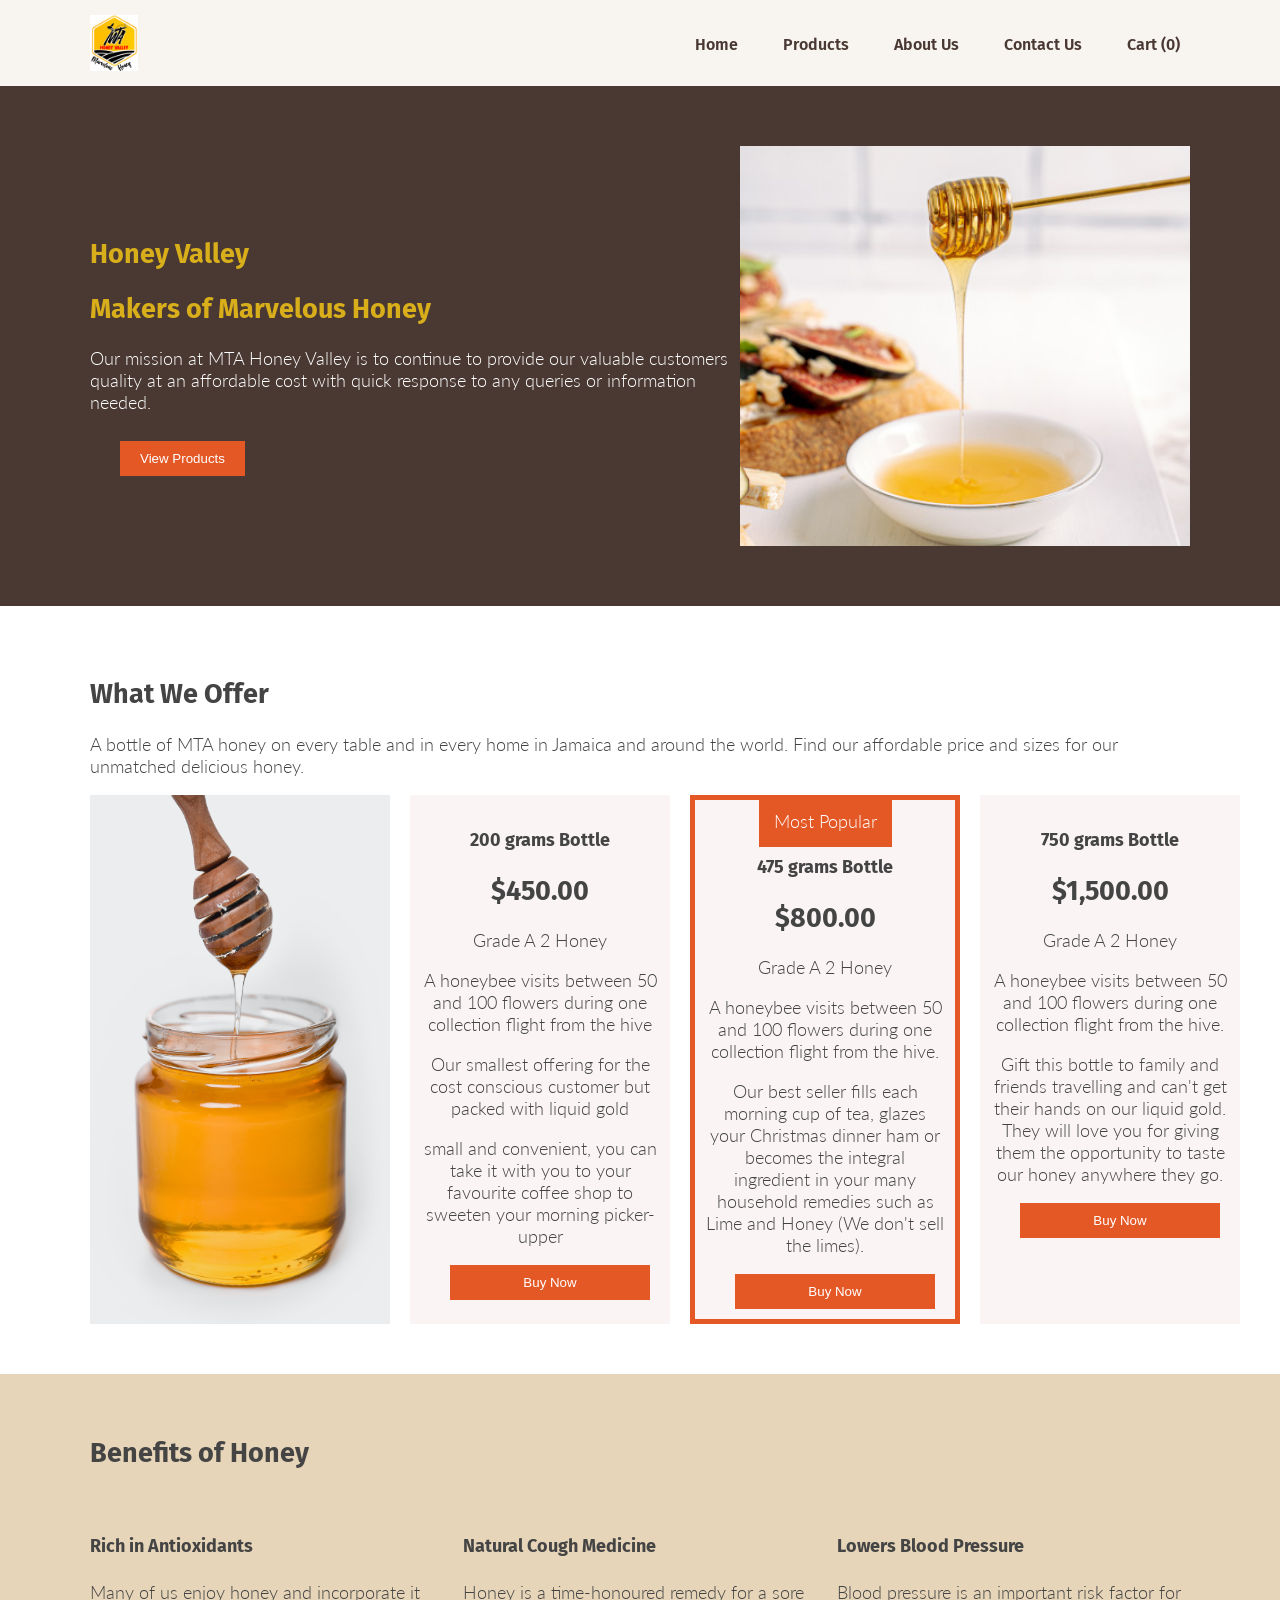
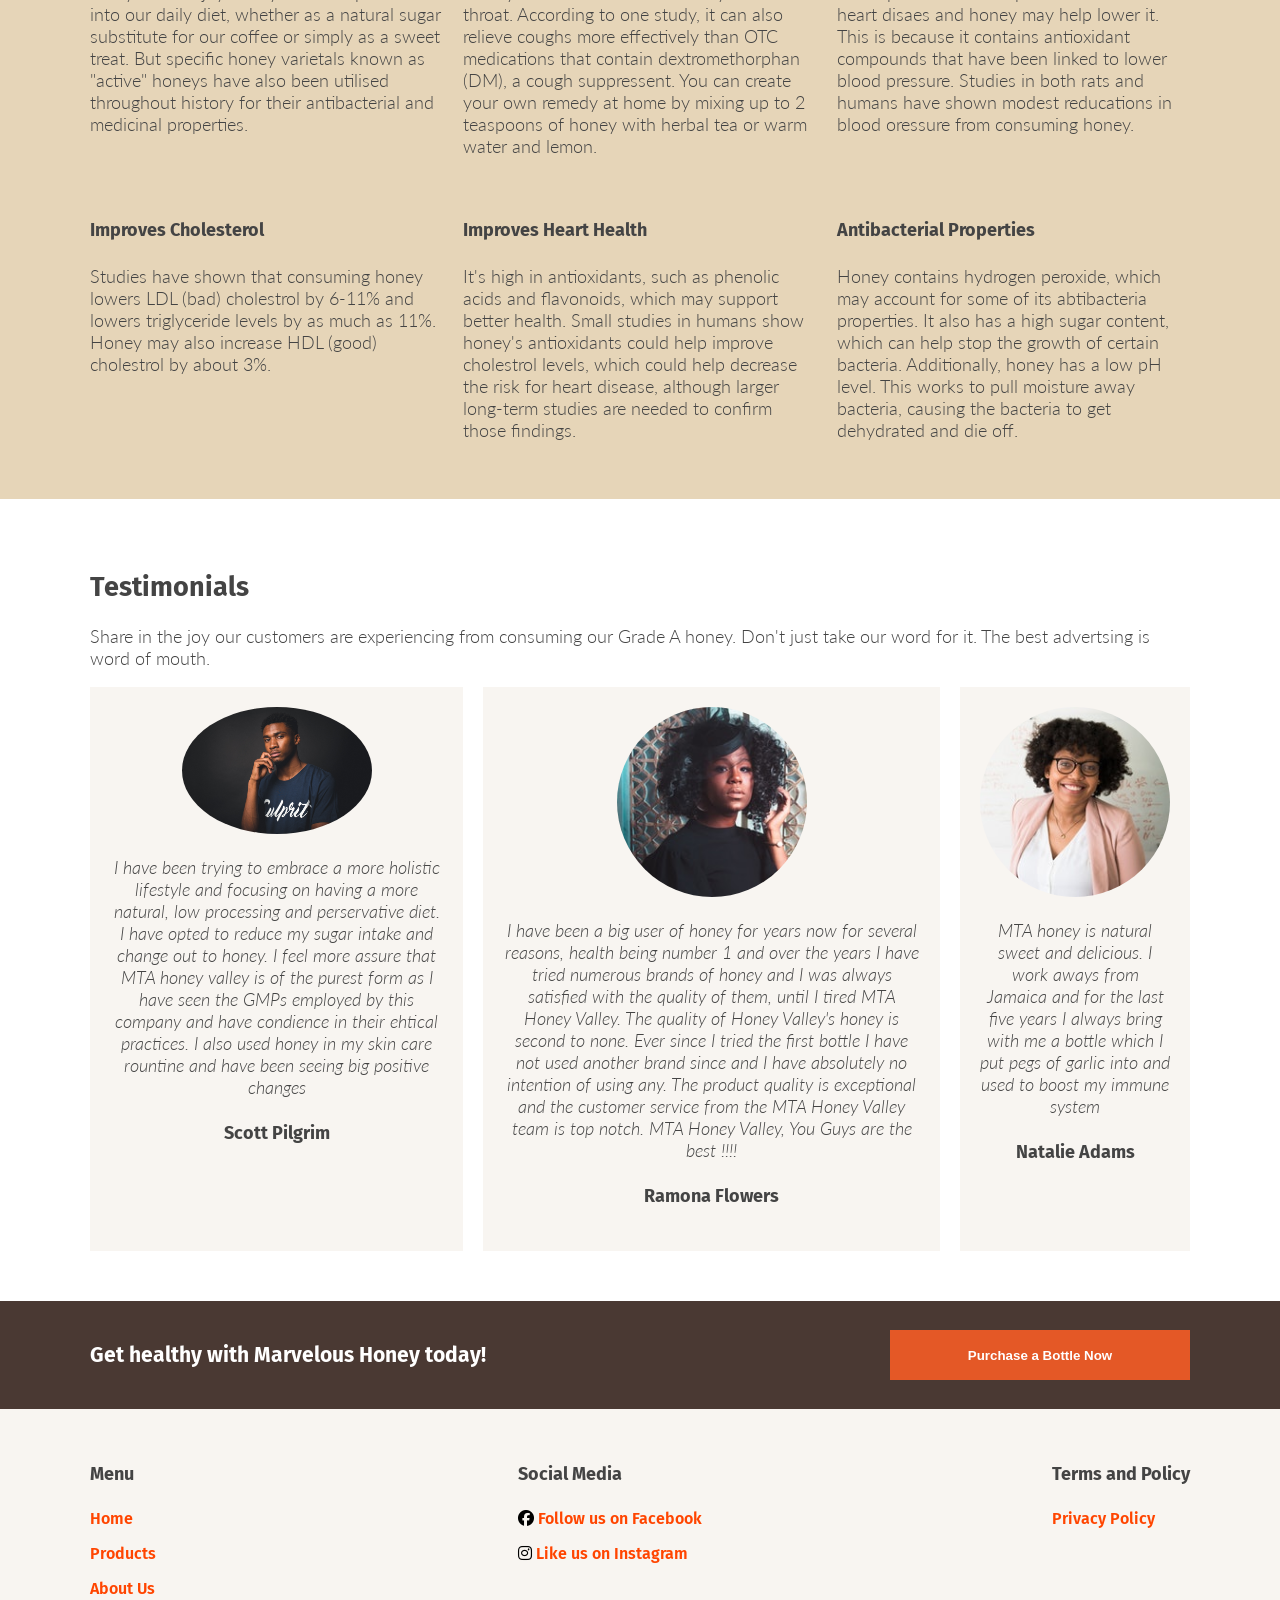
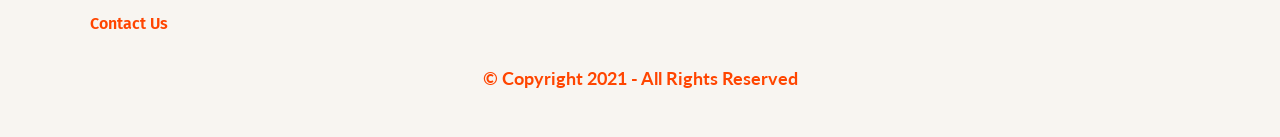
<file: index.html>
<!DOCTYPE html>
<html lang="en">
<head>
<meta charset="UTF-8">
<meta name="viewport" content="width=device-width, initial-scale=1.0">
<title>Honey Valley</title>

<!-- Google Fonts -->
<link href="https://fonts.googleapis.com/css2?family=Lato:wght@300&family=Fira+Sans:wght@600;700&display=swap" rel="stylesheet">

<!-- FontAwesome -->
<link rel="stylesheet" href="https://cdnjs.cloudflare.com/ajax/libs/font-awesome/6.5.0/css/all.min.css">

<link rel="stylesheet" href="style.CSS">
</head>

<body>

<!-- HEADER -->
<header>
  <div class="container nav">
    <img src="logo.png" class="logo">

    <nav>
      <a href="#">Home</a>
      <a href="#">Products</a>
      <a href="#">About Us</a>
      <a href="#">Contact Us</a>
      <a href="#">Cart (0)</a>
    </nav>
  </div>
</header>

<!-- Title -->
<section class="Title">
  <div class="container Title-content">
    <div class="Title-text">
      <h1 style="color:#d8af1b;">Honey Valley</h1>
      <h1 style="color:#d8af1b;">Makers of Marvelous Honey</h1>
      <p>Our mission at MTA Honey Valley is to continue to provide our valuable customers quality at an affordable cost with quick response to any queries or information needed.</p>
      <nav>
        <a href="#"> <button>View Products</button> </a> 
    </nav>
    </div>

    <div class="Title-img">
      <img src="intro.jpg">
    </div>
  </div>
</section>

<!-- WHAT WE OFFER -->
<section class="offers">
  <div class="container">
    <h2>What We Offer</h2>
    <p> A bottle of MTA honey on every table and in every home in Jamaica and around the world. Find our affordable price and sizes for our unmatched delicious honey. </p>

    <div class="offer-grid">
<img src="product.jpg"
width="300">
      <div class="product"> 
        <h4>200 grams Bottle</h4>
        <h2>$450.00</h2>
        <p> Grade A 2 Honey</p>
        <p>A honeybee visits between 50 and 100 flowers during one collection flight from the hive</p>
        <p> Our smallest offering for the cost conscious customer but packed with liquid gold </p>
        <p> small and convenient, you can take it with you to your favourite coffee shop to sweeten your morning picker-upper</p>
        <nav>
       <a href="#"> <button>Buy Now</button></a>
    </nav>
      </div>

      <div class="product highlight">
        <span class="badge">Most Popular</span>
        <h4>475 grams Bottle</h4>
        <h2>$800.00</h2>
        <p>Grade A 2 Honey</p>
        <p> A honeybee visits between 50 and 100 flowers during one collection flight from the hive.</p>
        <p> Our best seller fills each morning cup of tea, glazes your Christmas dinner ham or becomes the integral ingredient in your many household remedies such as Lime and Honey (We don't sell the limes).</p>
        <nav>
       <a href="#"><button>Buy Now</button></a> 
    </nav>
      </div>

      <div class="product">
        <h4>750 grams Bottle</h4>
        <h2>$1,500.00</h2>
        <p>Grade A 2 Honey</p>
        <p> A honeybee visits between 50 and 100 flowers during one collection flight from the hive.</p>
        <p> Gift this bottle to family and friends travelling and can't get their hands on our liquid gold. They will love you for giving them the opportunity to taste our honey anywhere they go.</p>
        <nav>
        <a href="#"> <button>Buy Now</button></a>
    </nav>
      </div>

    </div>
  </div>
</section>

<!-- BENEFITS -->
<section class="benefits">
  <div class="container grid-3">
<h1> Benefits of Honey</h1>
<p></p>
<p></p>
    <div>
      <h4>Rich in Antioxidants</h4>
      <p>Many of us enjoy honey and incorporate it into our daily diet, whether as a natural sugar substitute for our coffee or simply as a sweet treat. But specific honey varietals known as "active" honeys have also been utilised throughout history for their antibacterial and medicinal properties.</p>
    </div>

    <div>
      <h4>Natural Cough Medicine</h4>
      <p>Honey is a time-honoured remedy for a sore throat. According to one study, it can also relieve coughs more effectively than OTC medications that contain dextromethorphan (DM), a cough suppressent. You can create your own remedy at home by mixing up to 2 teaspoons of honey with herbal tea or warm water and lemon.</p>
    </div>

    <div>
      <h4>Lowers Blood Pressure</h4>
      <p>Blood pressure is an important risk factor for heart disaes and honey may help lower it. This is because it contains antioxidant compounds that have been linked to lower blood pressure. Studies in both rats and humans have shown modest reducations in blood oressure from consuming honey.</p>
    </div>

    <div>
      <h4>Improves Cholesterol</h4>
      <p>Studies have shown that consuming honey lowers LDL (bad) cholestrol by 6-11% and lowers triglyceride levels by as much as 11%. Honey may also increase HDL (good) cholestrol by about 3%.</p>
    </div>

    <div>
      <h4>Improves Heart Health</h4>
      <p>It's high in antioxidants, such as phenolic acids and flavonoids, which may support better health. Small studies in humans show honey's antioxidants could help improve cholestrol levels, which could help decrease the risk for heart disease, although larger long-term studies are needed to confirm those findings.</p>
    </div>

    <div>
      <h4>Antibacterial Properties</h4>
      <p>Honey contains hydrogen peroxide, which may account for some of its abtibacteria properties. It also has a high sugar content, which can help stop the growth of certain bacteria. Additionally, honey has a low pH level. This works to pull moisture away bacteria, causing the bacteria to get dehydrated and die off.</p>
    </div>

  </div>
</section>

<!-- TESTIMONIALS -->
<section class="testimonials">
  <div class="container">
    <h2>Testimonials</h2>
    <p></p>
    <p> Share in the joy our customers are experiencing from consuming our Grade A honey. Don't just take our word for it. The best advertsing is word of mouth. </p>

    <div class="testimonial-grid">

      <div class="testimonial">
        <img src="headshot.jpg">
        <i><p>I have been trying to embrace a more holistic lifestyle and focusing on having a more natural, low processing and perservative diet. I have opted to reduce my sugar intake and change out to honey. I feel more assure that MTA honey valley is of the purest form as I have seen the GMPs employed by this company and have condience in their ehtical practices. I also used honey in my skin care rountine and have been seeing big positive changes</p> </i>
        <h4>Scott Pilgrim</h4>
      </div>

      <div class="testimonial">
        <img src="headshot-2.jpg">
        <i><p>I have been a big user of honey for years now for several reasons, health being number 1 and over the years I have tried numerous brands of honey and I was always satisfied with the quality of them, until I tired MTA Honey Valley. The quality of Honey Valley's honey is second to none. Ever since I tried the first bottle I have not used another brand since and I have absolutely no intention of using any. The product quality is exceptional and the customer service from the MTA Honey Valley team is top notch. MTA Honey Valley, You Guys are the best !!!!</p></i>
        <h4>Ramona Flowers</h4>
      </div>

      <div class="testimonial">
        <img src="headshot-3.jpg">
        <i><p>MTA honey is natural sweet and delicious. I work aways from Jamaica and for the last five years I always bring with me a bottle which I put pegs of garlic into and used to boost my immune system</p></i>
        <h4>Natalie Adams</h4>
      </div>

    </div>
  </div>
</section>

<!-- Purchase -->
<section class="cta">
  <div class="container cta-flex">
    <h3>Get healthy with Marvelous Honey today!</h3>
    <a href="#"> <button>Purchase a Bottle Now</button></a>
  </div>
</section>

<!-- FOOTER -->
<footer>
  <div class="container footer-grid">

    <div>
      <h4>Menu</h4>
      <a href="#"><p style="color:orangered;">Home</p></a>
      <a href="#"><p style="color:orangered;">Products</p></a>
      <a href="#"><p style="color:orangered;">About Us</p></a>
      <a href="#"><p style="color:orangered;">Contact Us</p></a>
    
    </div>

    <div>
      <h4>Social Media</h4>
      <a href="#"><p style="color:orangered;"><i class="fa-brands fa-facebook"></i> Follow us on Facebook</p></a>
      <a href="#"><p style="color:orangered;"><i class="fa-brands fa-instagram"></i> Like us on Instagram</p></a>
    </div>

    <div>
      <h4>Terms and Policy</h4>
      <a href="#"><p style="color:orangered;" >Privacy Policy</p></a>
    </div>

  </div>

  <b><p class="copyright" style="text-align:center; color:orangered;" >© Copyright 2021 - All Rights Reserved</p></b>
</footer>

</body>
</html>
</file>
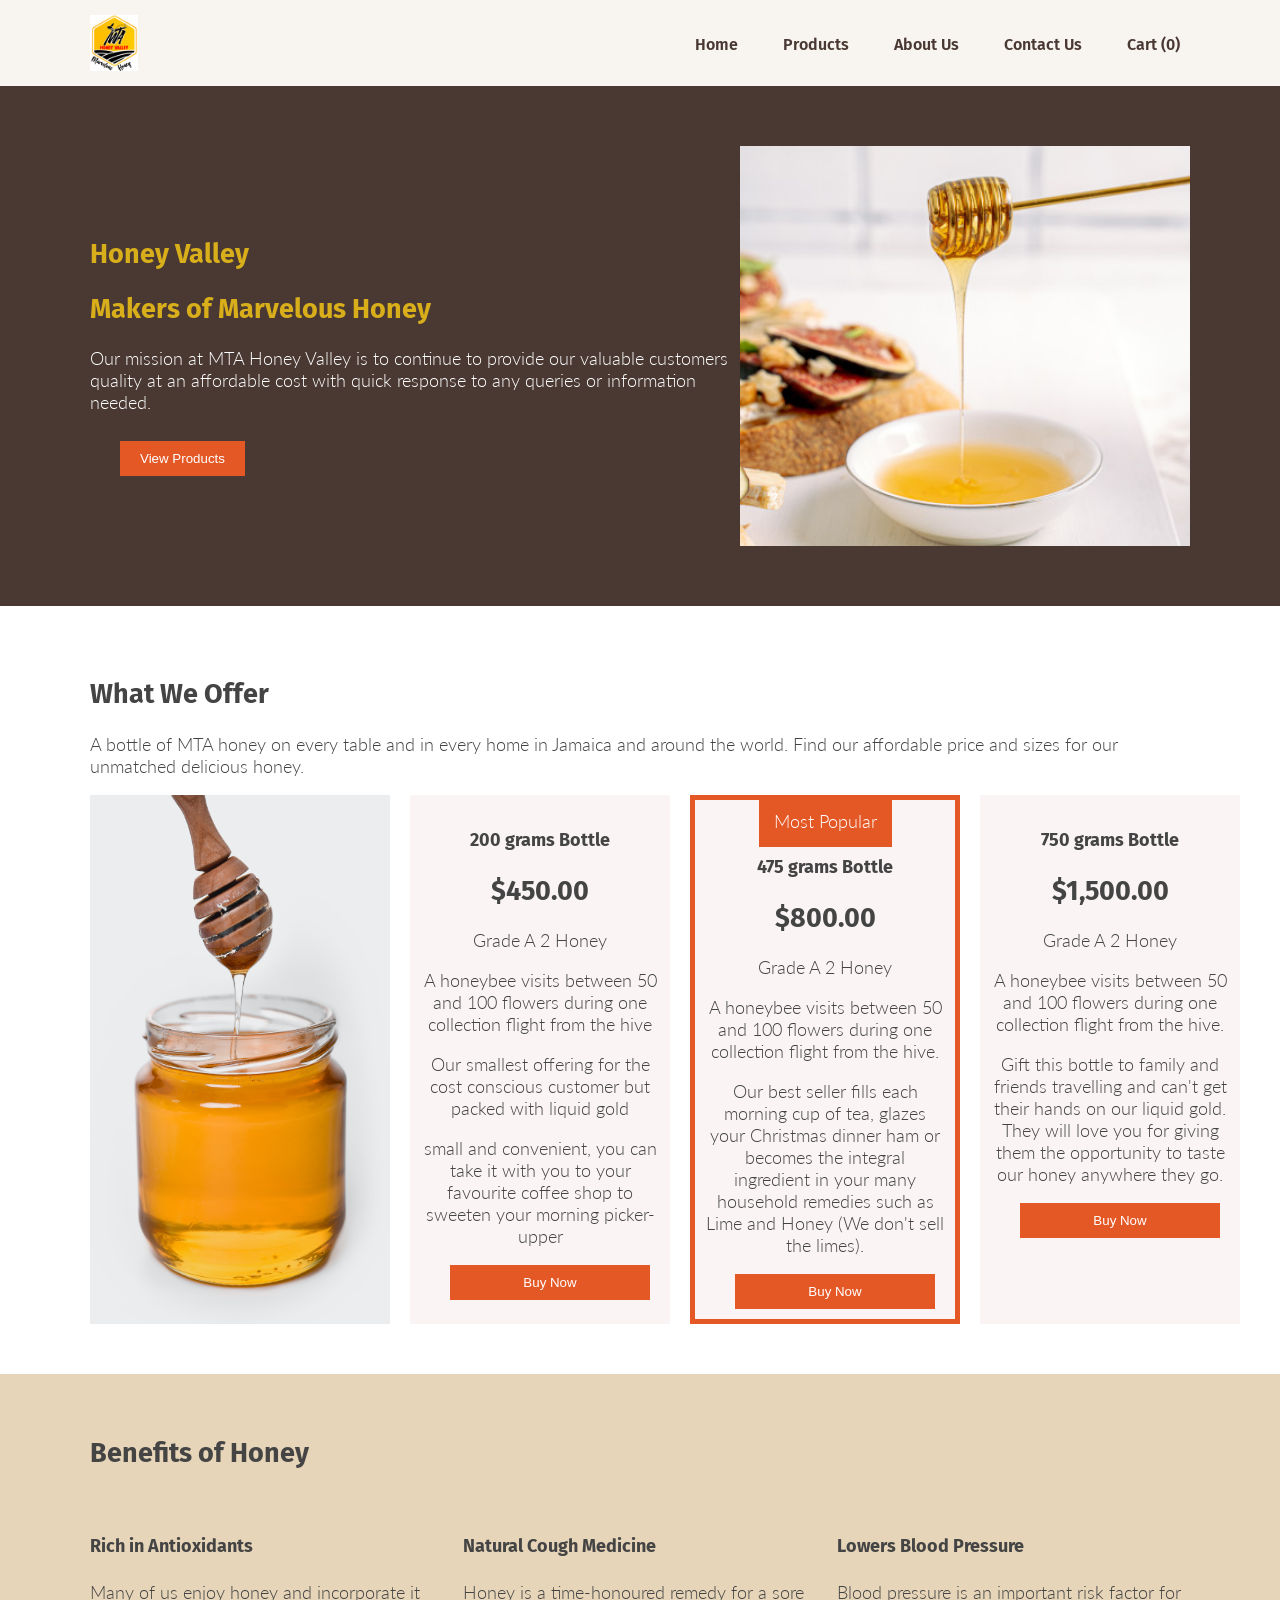
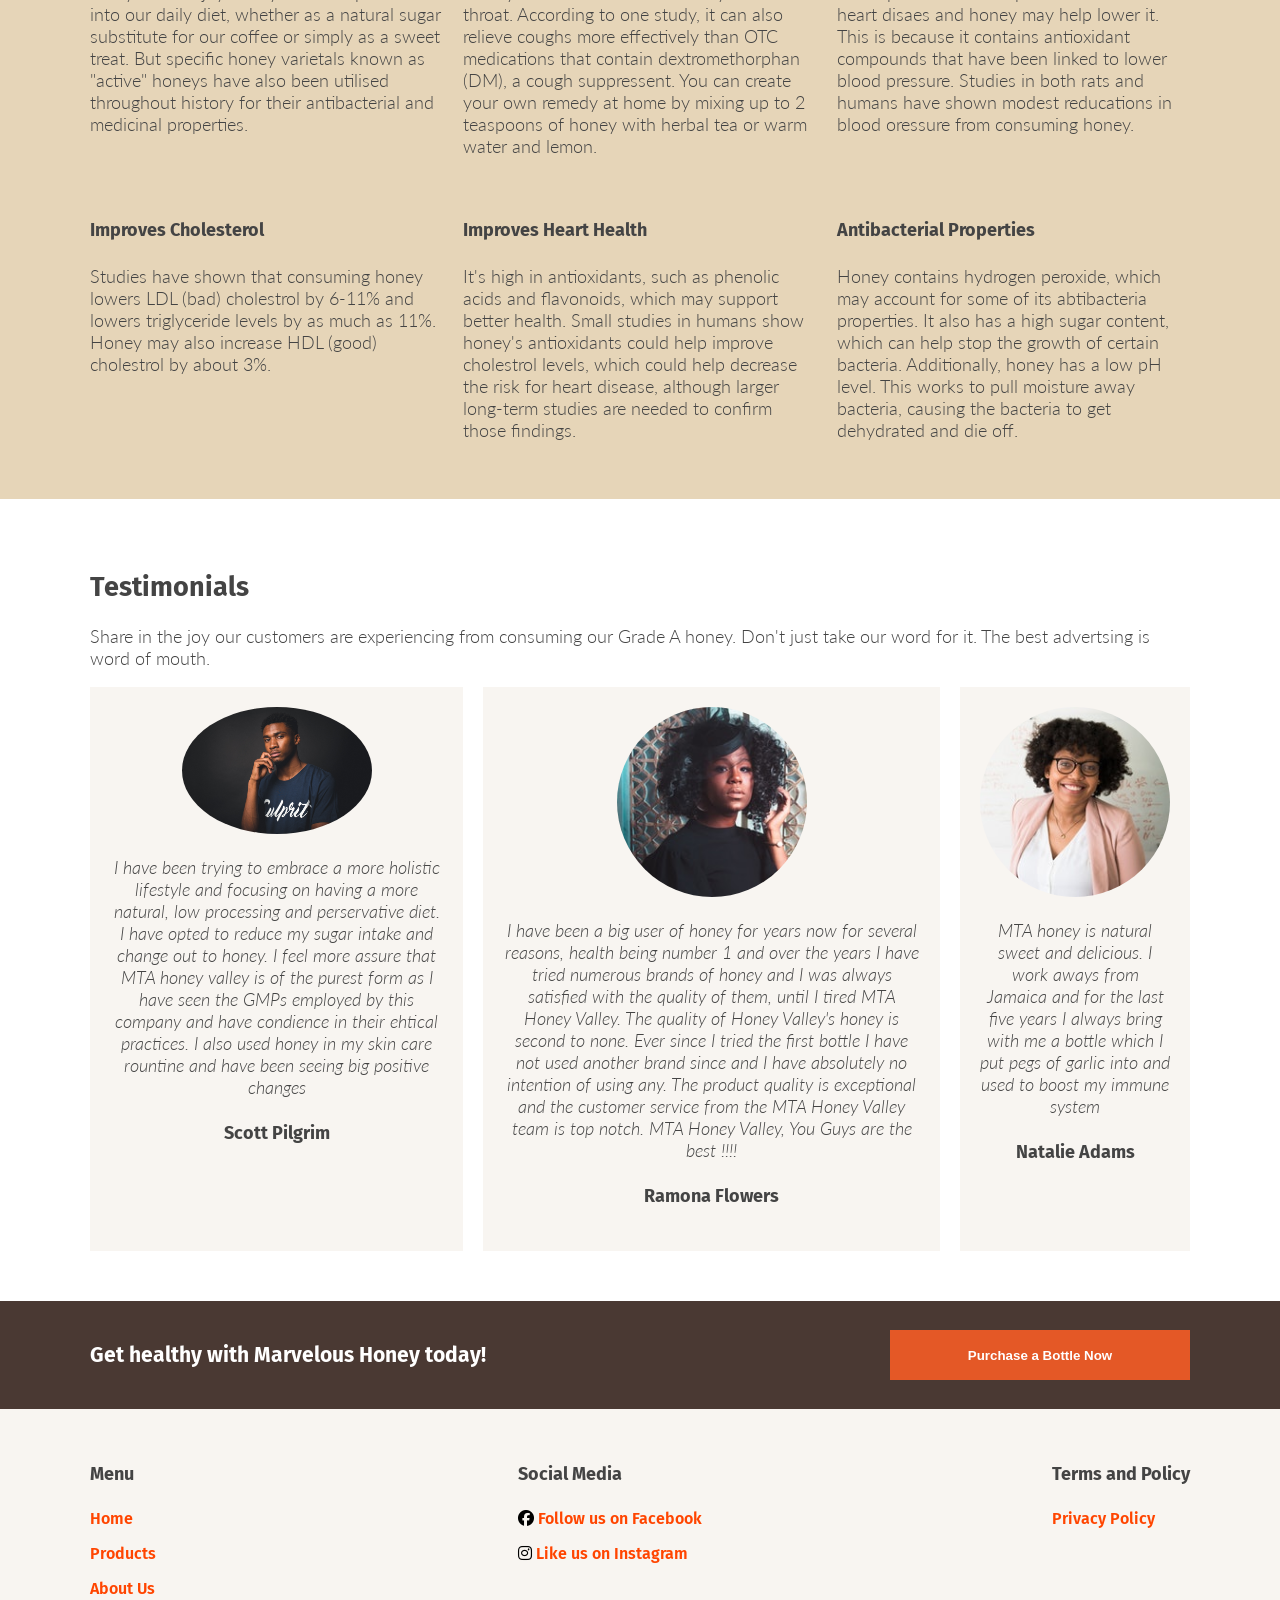
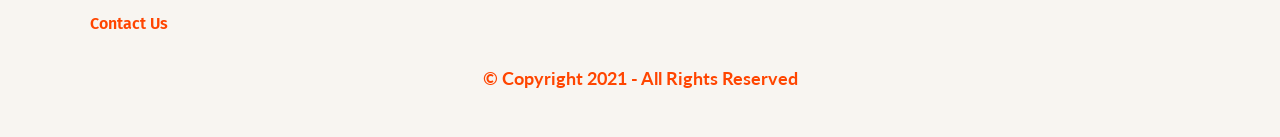
<file: Honey Valley_IM.HTML>
<!DOCTYPE html>
<html lang="en">
<head>
<meta charset="UTF-8">
<meta name="viewport" content="width=device-width, initial-scale=1.0">
<title>Honey Valley</title>

<!-- Google Fonts -->
<link href="https://fonts.googleapis.com/css2?family=Lato:wght@300&family=Fira+Sans:wght@600;700&display=swap" rel="stylesheet">

<!-- FontAwesome -->
<link rel="stylesheet" href="https://cdnjs.cloudflare.com/ajax/libs/font-awesome/6.5.0/css/all.min.css">

<link rel="stylesheet" href="Honey Valley_IM.CSS">
</head>

<body>

<!-- HEADER -->
<header>
  <div class="container nav">
    <img src="logo.png" class="logo">

    <nav>
      <a href="#">Home</a>
      <a href="#">Products</a>
      <a href="#">About Us</a>
      <a href="#">Contact Us</a>
      <a href="#">Cart (0)</a>
    </nav>
  </div>
</header>

<!-- Title -->
<section class="Title">
  <div class="container Title-content">
    <div class="Title-text">
      <h1 style="color:#d8af1b;">Honey Valley</h1>
      <h1 style="color:#d8af1b;">Makers of Marvelous Honey</h1>
      <p>Our mission at MTA Honey Valley is to continue to provide our valuable customers quality at an affordable cost with quick response to any queries or information needed.</p>
      <nav>
        <a href="#"> <button>View Products</button> </a> 
    </nav>
    </div>

    <div class="Title-img">
      <img src="intro.jpg">
    </div>
  </div>
</section>

<!-- WHAT WE OFFER -->
<section class="offers">
  <div class="container">
    <h2>What We Offer</h2>
    <p> A bottle of MTA honey on every table and in every home in Jamaica and around the world. Find our affordable price and sizes for our unmatched delicious honey. </p>

    <div class="offer-grid">
<img src="product.jpg"
width="300">
      <div class="product"> 
        <h4>200 grams Bottle</h4>
        <h2>$450.00</h2>
        <p> Grade A 2 Honey</p>
        <p>A honeybee visits between 50 and 100 flowers during one collection flight from the hive</p>
        <p> Our smallest offering for the cost conscious customer but packed with liquid gold </p>
        <p> small and convenient, you can take it with you to your favourite coffee shop to sweeten your morning picker-upper</p>
        <nav>
       <a href="#"> <button>Buy Now</button></a>
    </nav>
      </div>

      <div class="product highlight">
        <span class="badge">Most Popular</span>
        <h4>475 grams Bottle</h4>
        <h2>$800.00</h2>
        <p>Grade A 2 Honey</p>
        <p> A honeybee visits between 50 and 100 flowers during one collection flight from the hive.</p>
        <p> Our best seller fills each morning cup of tea, glazes your Christmas dinner ham or becomes the integral ingredient in your many household remedies such as Lime and Honey (We don't sell the limes).</p>
        <nav>
       <a href="#"><button>Buy Now</button></a> 
    </nav>
      </div>

      <div class="product">
        <h4>750 grams Bottle</h4>
        <h2>$1,500.00</h2>
        <p>Grade A 2 Honey</p>
        <p> A honeybee visits between 50 and 100 flowers during one collection flight from the hive.</p>
        <p> Gift this bottle to family and friends travelling and can't get their hands on our liquid gold. They will love you for giving them the opportunity to taste our honey anywhere they go.</p>
        <nav>
        <a href="#"> <button>Buy Now</button></a>
    </nav>
      </div>

    </div>
  </div>
</section>

<!-- BENEFITS -->
<section class="benefits">
  <div class="container grid-3">
<h1> Benefits of Honey</h1>
<p></p>
<p></p>
    <div>
      <h4>Rich in Antioxidants</h4>
      <p>Many of us enjoy honey and incorporate it into our daily diet, whether as a natural sugar substitute for our coffee or simply as a sweet treat. But specific honey varietals known as "active" honeys have also been utilised throughout history for their antibacterial and medicinal properties.</p>
    </div>

    <div>
      <h4>Natural Cough Medicine</h4>
      <p>Honey is a time-honoured remedy for a sore throat. According to one study, it can also relieve coughs more effectively than OTC medications that contain dextromethorphan (DM), a cough suppressent. You can create your own remedy at home by mixing up to 2 teaspoons of honey with herbal tea or warm water and lemon.</p>
    </div>

    <div>
      <h4>Lowers Blood Pressure</h4>
      <p>Blood pressure is an important risk factor for heart disaes and honey may help lower it. This is because it contains antioxidant compounds that have been linked to lower blood pressure. Studies in both rats and humans have shown modest reducations in blood oressure from consuming honey.</p>
    </div>

    <div>
      <h4>Improves Cholesterol</h4>
      <p>Studies have shown that consuming honey lowers LDL (bad) cholestrol by 6-11% and lowers triglyceride levels by as much as 11%. Honey may also increase HDL (good) cholestrol by about 3%.</p>
    </div>

    <div>
      <h4>Improves Heart Health</h4>
      <p>It's high in antioxidants, such as phenolic acids and flavonoids, which may support better health. Small studies in humans show honey's antioxidants could help improve cholestrol levels, which could help decrease the risk for heart disease, although larger long-term studies are needed to confirm those findings.</p>
    </div>

    <div>
      <h4>Antibacterial Properties</h4>
      <p>Honey contains hydrogen peroxide, which may account for some of its abtibacteria properties. It also has a high sugar content, which can help stop the growth of certain bacteria. Additionally, honey has a low pH level. This works to pull moisture away bacteria, causing the bacteria to get dehydrated and die off.</p>
    </div>

  </div>
</section>

<!-- TESTIMONIALS -->
<section class="testimonials">
  <div class="container">
    <h2>Testimonials</h2>
    <p></p>
    <p> Share in the joy our customers are experiencing from consuming our Grade A honey. Don't just take our word for it. The best advertsing is word of mouth. </p>

    <div class="testimonial-grid">

      <div class="testimonial">
        <img src="headshot.jpg">
        <i><p>I have been trying to embrace a more holistic lifestyle and focusing on having a more natural, low processing and perservative diet. I have opted to reduce my sugar intake and change out to honey. I feel more assure that MTA honey valley is of the purest form as I have seen the GMPs employed by this company and have condience in their ehtical practices. I also used honey in my skin care rountine and have been seeing big positive changes</p> </i>
        <h4>Scott Pilgrim</h4>
      </div>

      <div class="testimonial">
        <img src="headshot-2.jpg">
        <i><p>I have been a big user of honey for years now for several reasons, health being number 1 and over the years I have tried numerous brands of honey and I was always satisfied with the quality of them, until I tired MTA Honey Valley. The quality of Honey Valley's honey is second to none. Ever since I tried the first bottle I have not used another brand since and I have absolutely no intention of using any. The product quality is exceptional and the customer service from the MTA Honey Valley team is top notch. MTA Honey Valley, You Guys are the best !!!!</p></i>
        <h4>Ramona Flowers</h4>
      </div>

      <div class="testimonial">
        <img src="headshot-3.jpg">
        <i><p>MTA honey is natural sweet and delicious. I work aways from Jamaica and for the last five years I always bring with me a bottle which I put pegs of garlic into and used to boost my immune system</p></i>
        <h4>Natalie Adams</h4>
      </div>

    </div>
  </div>
</section>

<!-- Purchase -->
<section class="cta">
  <div class="container cta-flex">
    <h3>Get healthy with Marvelous Honey today!</h3>
    <a href="#"> <button>Purchase a Bottle Now</button></a>
  </div>
</section>

<!-- FOOTER -->
<footer>
  <div class="container footer-grid">

    <div>
      <h4>Menu</h4>
      <a href="#"><p style="color:orangered;">Home</p></a>
      <a href="#"><p style="color:orangered;">Products</p></a>
      <a href="#"><p style="color:orangered;">About Us</p></a>
      <a href="#"><p style="color:orangered;">Contact Us</p></a>
    
    </div>

    <div>
      <h4>Social Media</h4>
      <a href="#"><p style="color:orangered;"><i class="fa-brands fa-facebook"></i> Follow us on Facebook</p></a>
      <a href="#"><p style="color:orangered;"><i class="fa-brands fa-instagram"></i> Like us on Instagram</p></a>
    </div>

    <div>
      <h4>Terms and Policy</h4>
      <a href="#"><p style="color:orangered;" >Privacy Policy</p></a>
    </div>

  </div>

  <b><p class="copyright" style="text-align:center; color:orangered;" >© Copyright 2021 - All Rights Reserved</p></b>
</footer>

</body>
</html>
</file>
<file: style.CSS>
body {
  font-family: 'Lato', sans-serif;
  font-size: 18px;
  font-weight: 300;
  color: #444;
  background: #e6d5b8;
  margin: 0;
}

h1,h2,h3,h4 {
  font-family: 'Fira Sans', sans-serif;
  font-weight: 700;
}

a {
  font-family: 'Fira Sans';
  font-size: 16px;
  font-weight: 600;
  text-decoration: none;
  color: #4a3933;
}

/* layout */
.container {
  width: 90%;
  max-width: 1100px;
  margin: auto;
}

/* HEADER */
header {
  background: #f8f5f1;
  padding: 15px 0;
}

.nav {
  display: flex;
  justify-content: space-between;
  align-items: center;
}

.logo {
  width: 48px;
  height: 56px;
}

nav a {
  margin-left: 20px;
  padding: 10px;
}

nav a:hover {
  background: #e45826;
  color: white;
}

/* TITLE */
.Title {
  background: #4a3933;
  color: white;
  padding: 60px 0;
}

.Title-content {
  display: flex;
  align-items: center;
  justify-content: space-between;
}

.Title img {
  width: 450px;
  height: 400px;
  object-fit: cover;
  display:block;
}

.Title button {
  background: #e45826;
  border: none;
  padding: 10px 20px;
  color: white;
  margin-top: 10px;
  text-align: left;
}

/* OFFERS */
.offers {
  background: white;
  padding: 50px 0;
}

.offer-grid {
  display: flex;
  gap: 20px;
}

.product {
  background: rgb(250, 244, 244);
  padding: 10px;
  flex: 4;
  text-align: center;
}

.product button {
  background: #e45826;
  color: white;
  border: none;
  padding: 10px;
  width: 200px;
}

.highlight {
  border: 5px solid #e45826;
  
}

.badge {
  background: #e45826;
  color: white;
  padding: 15px;
  align-items: center;
}

/* BENEFITS */
.benefits {
  padding: 40px 0;
}

.grid-3 {
  display: grid;
  grid-template-columns: repeat(3,1fr);
  gap: 20px;
}

/* TESTIMONIALS */
.testimonials {
  padding: 50px 0;
  background: white;
}

.testimonial-grid {
  display: flex;
  gap: 20px;
}

.testimonial {
  background: #f8f5f1;
  padding: 20px;
  text-align: center;
  transition: 0.3s;
}

.testimonial img {
  width: 190px;
  border-radius: 100%;
}

.testimonial:hover {
  background: #e45826;
  color: white;
}

/* Purchase */
.cta {
  background: #4a3933;
  color: white;
  padding: 20px 0;
}

.cta-flex {
  display: flex;
  justify-content: space-between;
  align-items: center;
}

.cta button {
  background: #e45826;
  border: 10px;
  padding: 10px 20px;
  color: white;
  width: 300px;
  font-weight: bold;
  height: 50px
  
}

/* FOOTER */
footer {
  background: #f8f5f1;
  padding: 30px 0;
  text-align: justify;
  font-weight: normal;
}

.footer-grid {
  display: flex;
  justify-content: space-between;
}

footer i {
  color: black;
}

copyright {
  color: orangered;
}
</file>
<file: Honey Valley_IM.CSS>
body {
  font-family: 'Lato', sans-serif;
  font-size: 18px;
  font-weight: 300;
  color: #444;
  background: #e6d5b8;
  margin: 0;
}

h1,h2,h3,h4 {
  font-family: 'Fira Sans', sans-serif;
  font-weight: 700;
}

a {
  font-family: 'Fira Sans';
  font-size: 16px;
  font-weight: 600;
  text-decoration: none;
  color: #4a3933;
}

/* layout */
.container {
  width: 90%;
  max-width: 1100px;
  margin: auto;
}

/* HEADER */
header {
  background: #f8f5f1;
  padding: 15px 0;
}

.nav {
  display: flex;
  justify-content: space-between;
  align-items: center;
}

.logo {
  width: 48px;
  height: 56px;
}

nav a {
  margin-left: 20px;
  padding: 10px;
}

nav a:hover {
  background: #e45826;
  color: white;
}

/* TITLE */
.Title {
  background: #4a3933;
  color: white;
  padding: 60px 0;
}

.Title-content {
  display: flex;
  align-items: center;
  justify-content: space-between;
}

.Title img {
  width: 450px;
  height: 400px;
  object-fit: cover;
  display:block;
}

.Title button {
  background: #e45826;
  border: none;
  padding: 10px 20px;
  color: white;
  margin-top: 10px;
  text-align: left;
}

/* OFFERS */
.offers {
  background: white;
  padding: 50px 0;
}

.offer-grid {
  display: flex;
  gap: 20px;
}

.product {
  background: rgb(250, 244, 244);
  padding: 10px;
  flex: 4;
  text-align: center;
}

.product button {
  background: #e45826;
  color: white;
  border: none;
  padding: 10px;
  width: 200px;
}

.highlight {
  border: 5px solid #e45826;
  
}

.badge {
  background: #e45826;
  color: white;
  padding: 15px;
  align-items: center;
}

/* BENEFITS */
.benefits {
  padding: 40px 0;
}

.grid-3 {
  display: grid;
  grid-template-columns: repeat(3,1fr);
  gap: 20px;
}

/* TESTIMONIALS */
.testimonials {
  padding: 50px 0;
  background: white;
}

.testimonial-grid {
  display: flex;
  gap: 20px;
}

.testimonial {
  background: #f8f5f1;
  padding: 20px;
  text-align: center;
  transition: 0.3s;
}

.testimonial img {
  width: 190px;
  border-radius: 100%;
}

.testimonial:hover {
  background: #e45826;
  color: white;
}

/* Purchase */
.cta {
  background: #4a3933;
  color: white;
  padding: 20px 0;
}

.cta-flex {
  display: flex;
  justify-content: space-between;
  align-items: center;
}

.cta button {
  background: #e45826;
  border: 10px;
  padding: 10px 20px;
  color: white;
  width: 300px;
  font-weight: bold;
  height: 50px
  
}

/* FOOTER */
footer {
  background: #f8f5f1;
  padding: 30px 0;
  text-align: justify;
  font-weight: normal;
}

.footer-grid {
  display: flex;
  justify-content: space-between;
}

footer i {
  color: black;
}

copyright {
  color: orangered;
}
</file>
